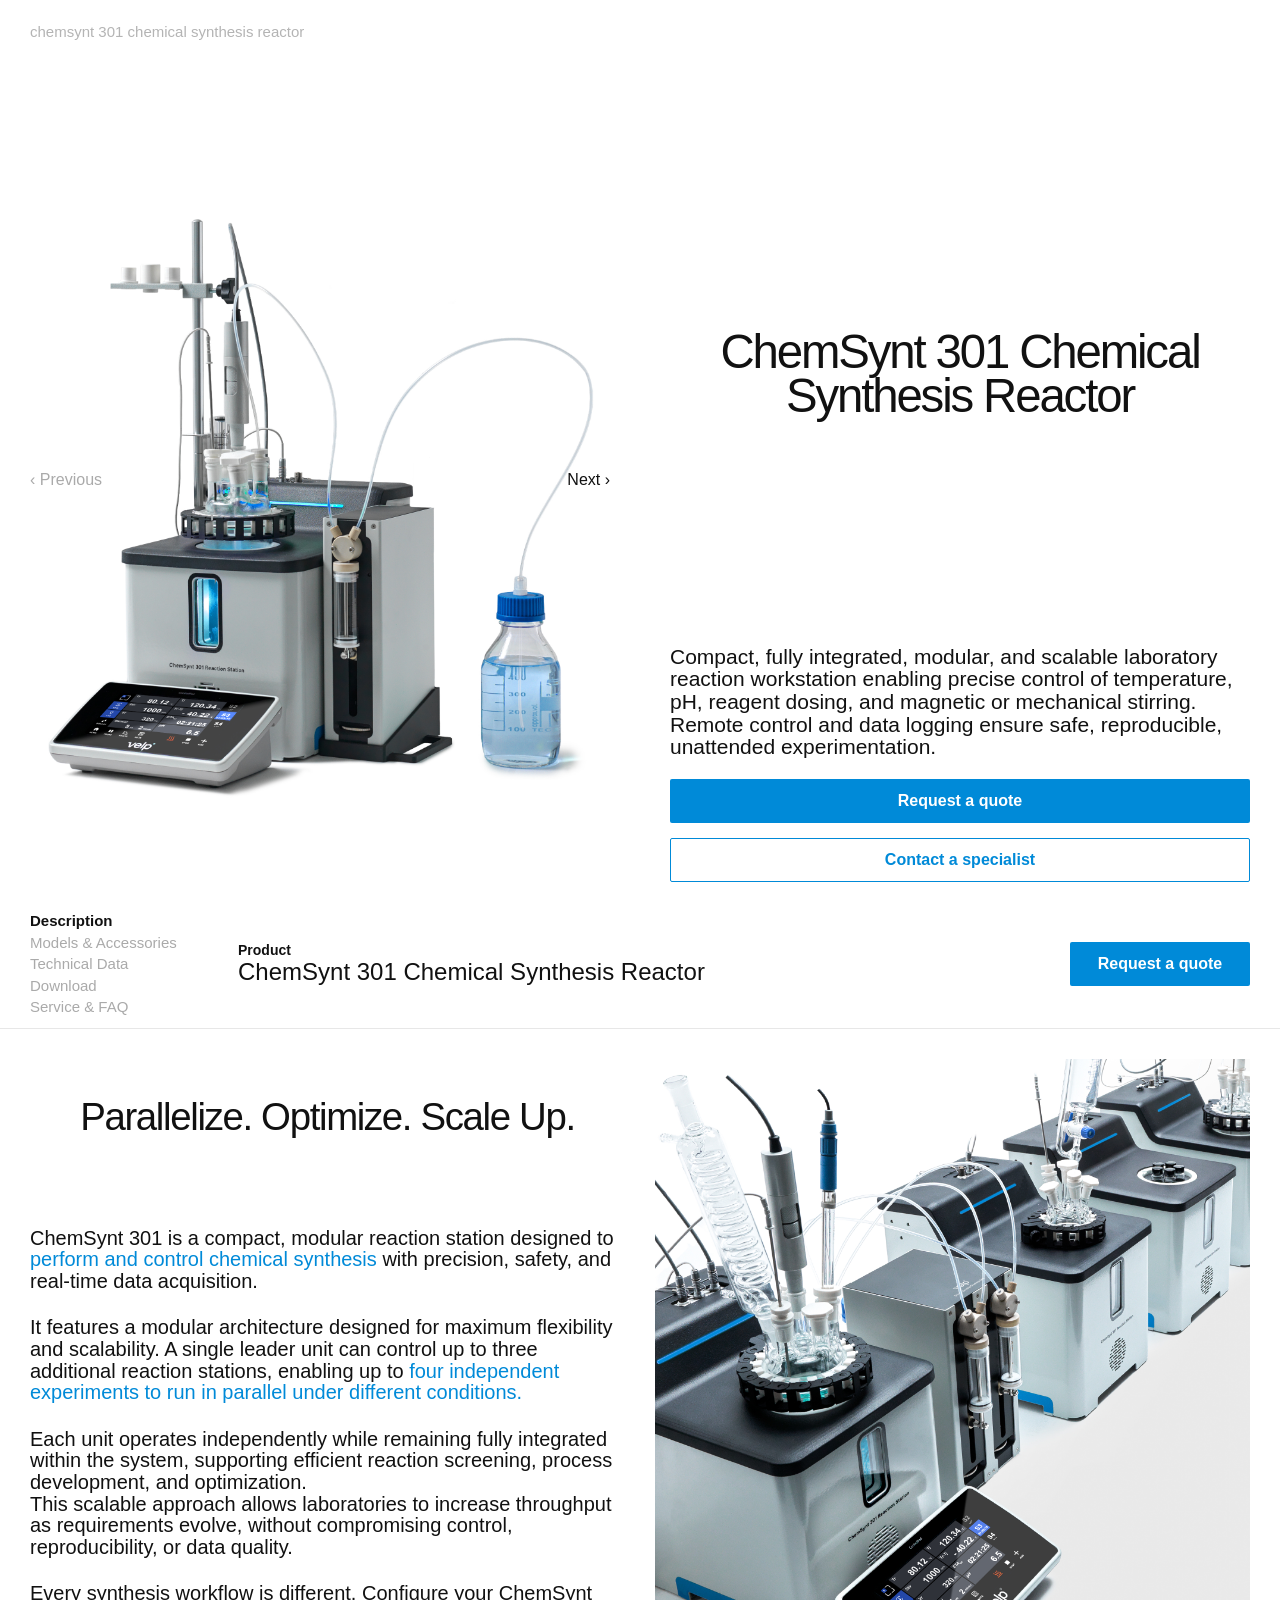
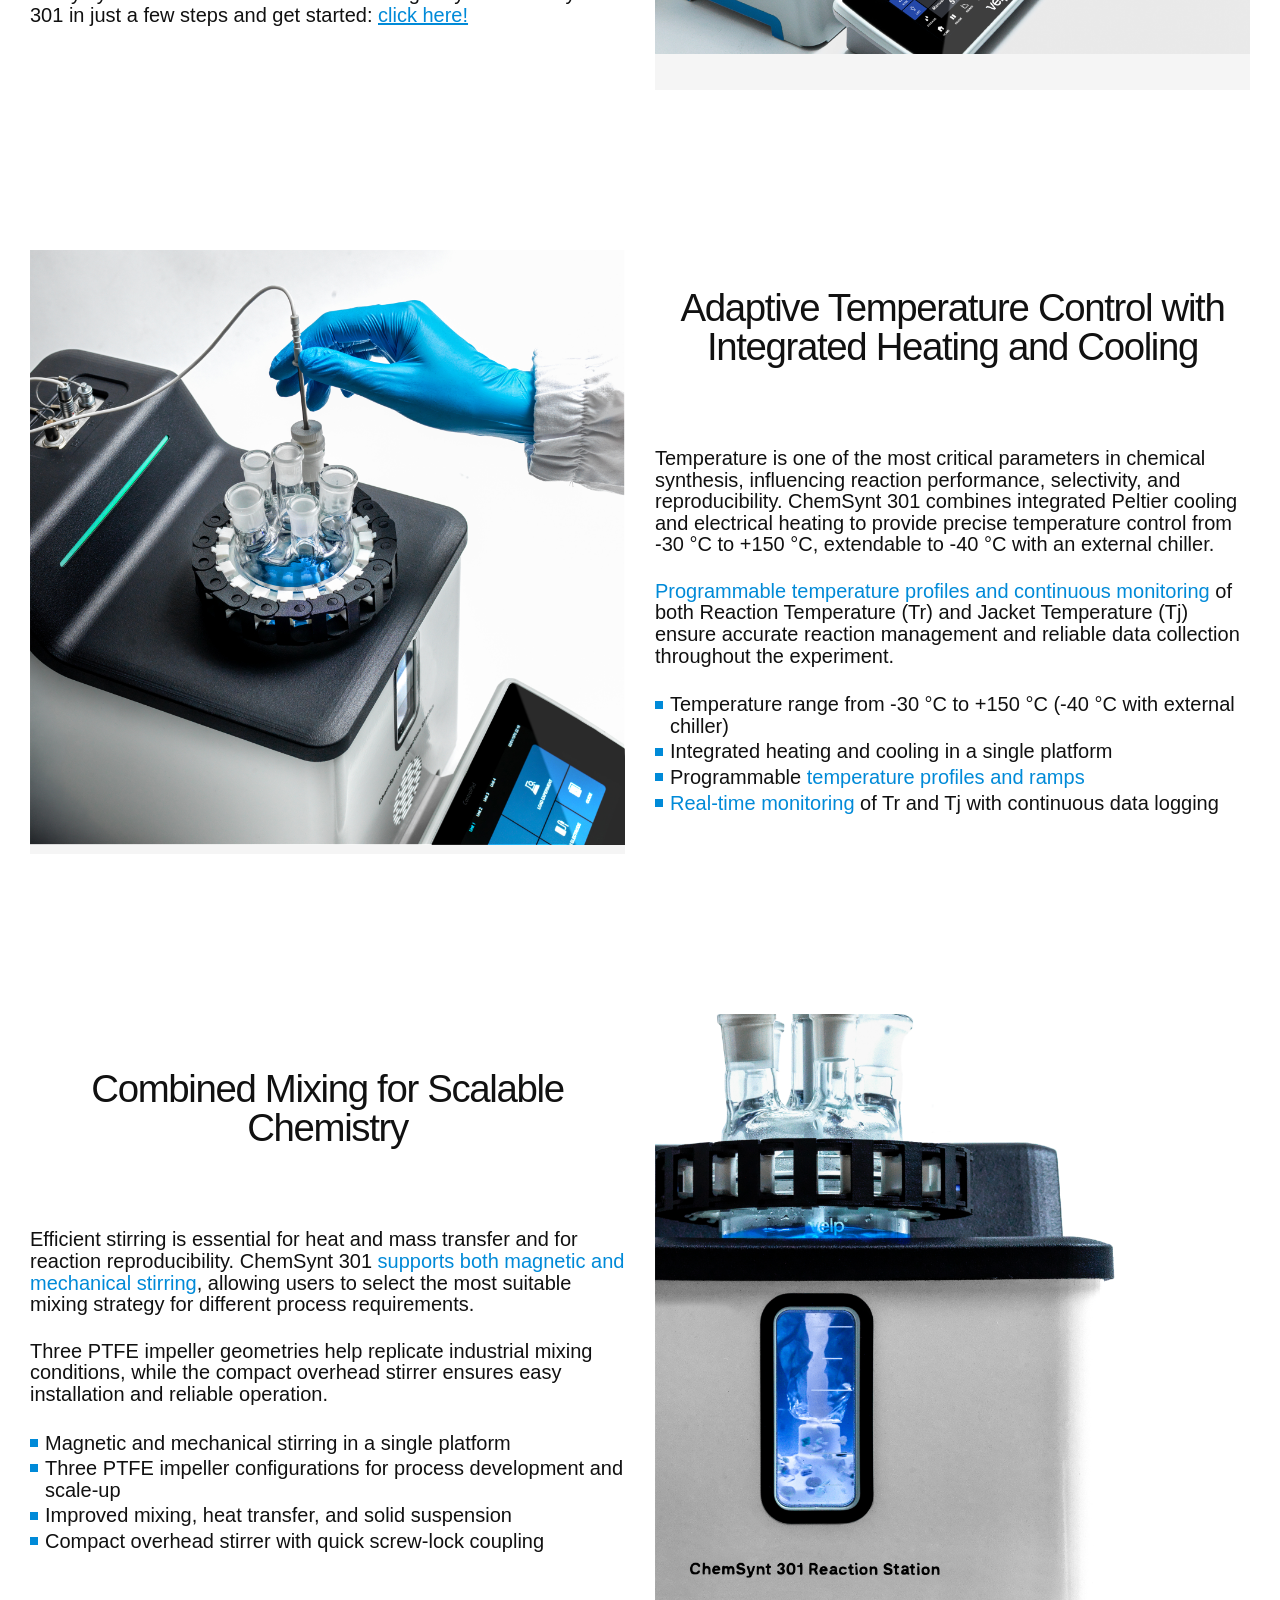
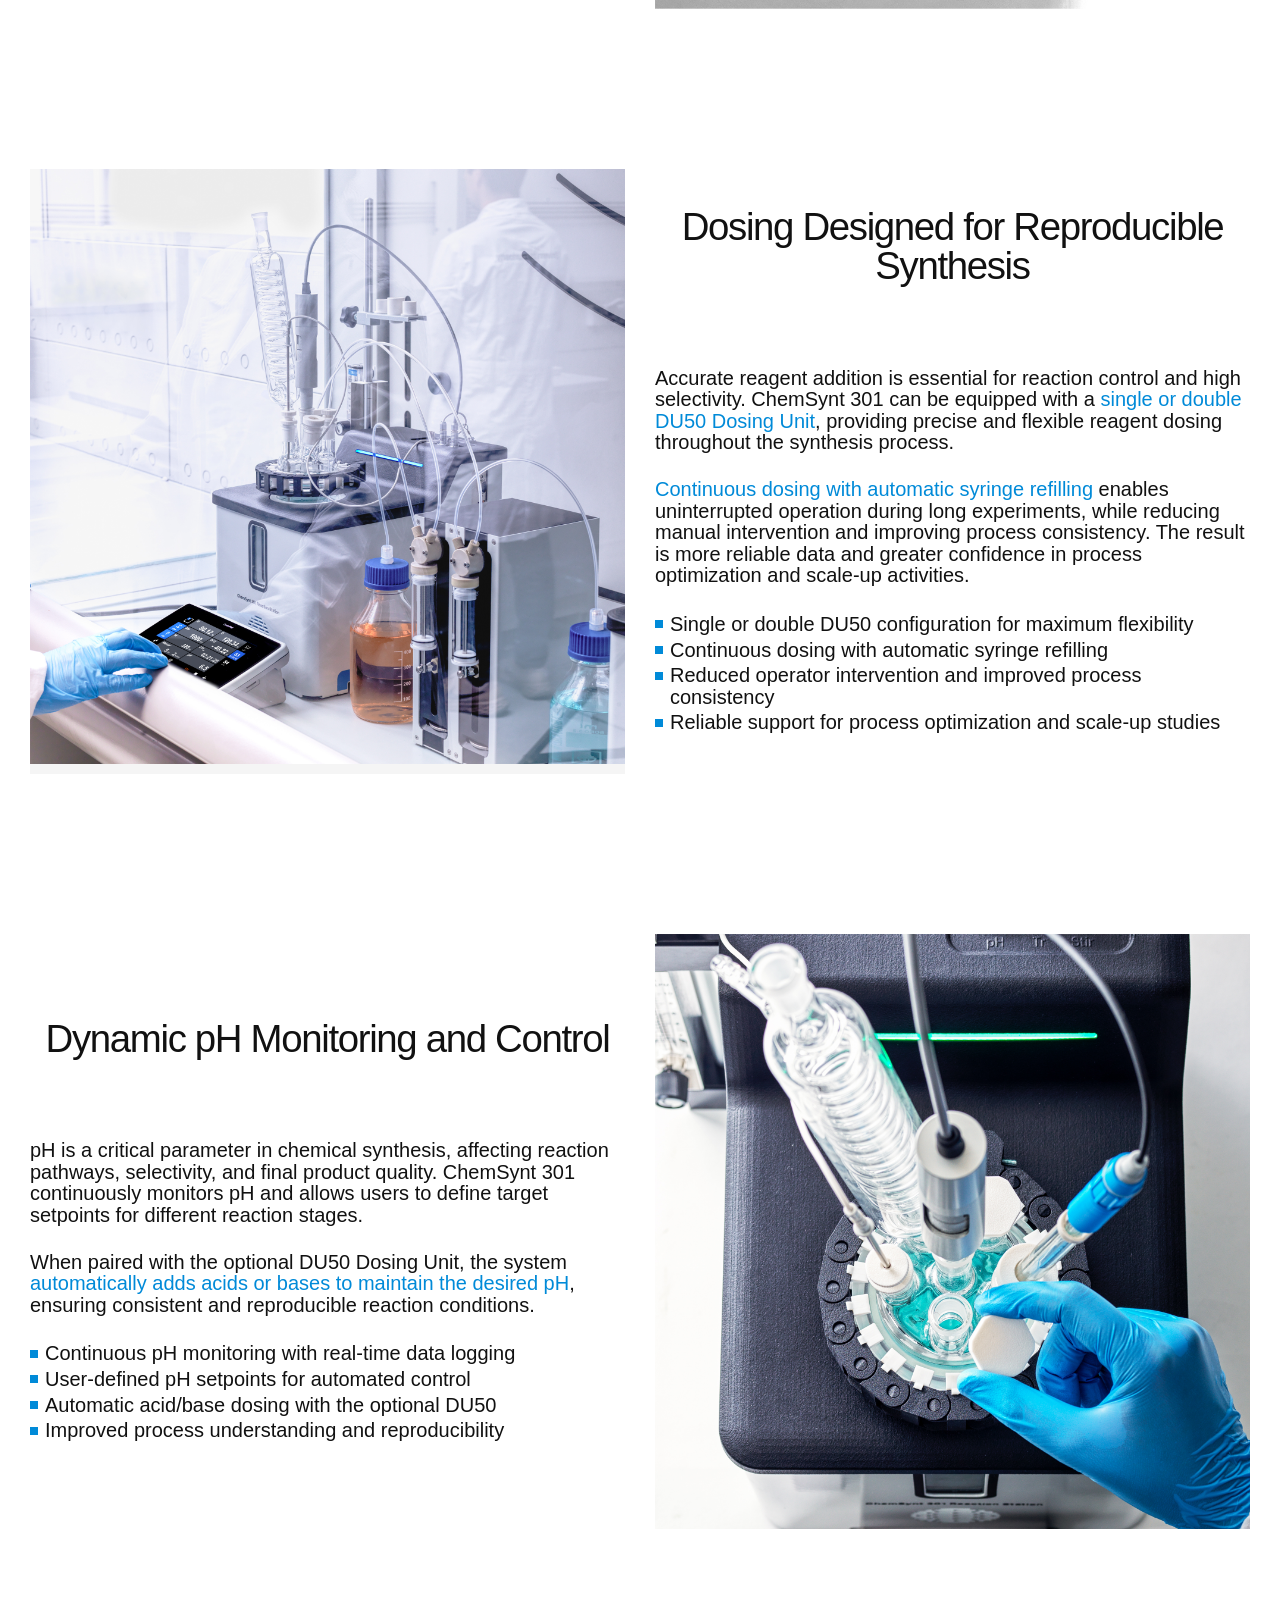
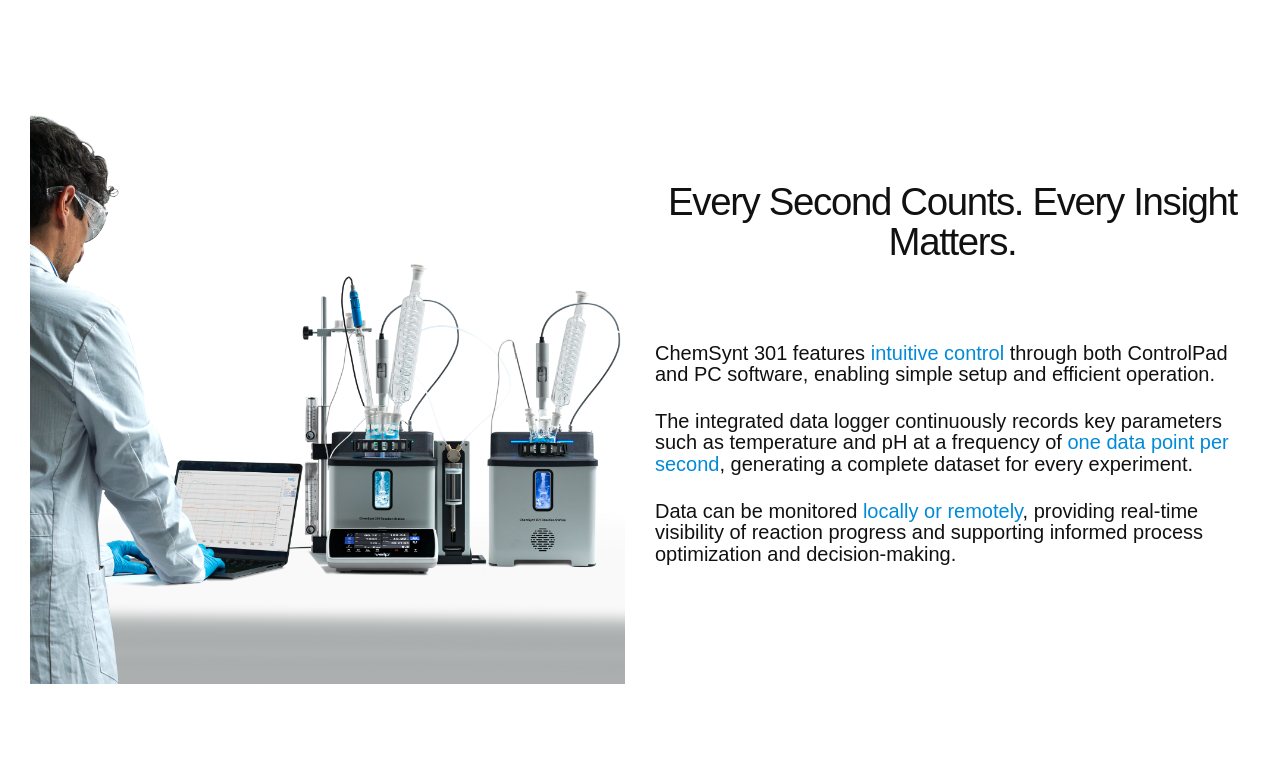
<file: src/bw_syntheses/index.html>
<!doctype html>
<html lang="en">
<head>
  <meta charset="utf-8">
  <meta name="viewport" content="width=device-width, initial-scale=1">
  <meta name="description" content="ChemSynt 301 Chemical Synthesis Reactor by Chemglass.">
  <title>ChemSynt 301 Chemical Synthesis Reactor | Chemglass</title>
  <link rel="stylesheet" href="css/styles.css">
</head>
<body>
  <a class="skip-link" href="#product-tabs">Skip to product information</a>
  <div class="product-trail">chemsynt 301 chemical synthesis reactor</div>

  <main id="top">
    <section class="hero" aria-labelledby="product-title">
      <div class="hero-gallery">
        <div class="gallery-stage" aria-roledescription="carousel" aria-label="ChemSynt 301 product images">
          <button class="gallery-arrow gallery-arrow--prev" type="button" data-gallery-prev aria-label="Previous product image">
            <span aria-hidden="true">‹</span> Previous
          </button>
          <img id="gallery-main" class="gallery-main" src="assets/images/chemsynt-301-reattore-per-sintesi-chimica-1-335253-335265.jpg" alt="ChemSynt 301 Chemical Synthesis Reactor front view">
          <button class="gallery-arrow gallery-arrow--next" type="button" data-gallery-next aria-label="Next product image">
            Next <span aria-hidden="true">›</span>
          </button>
          <p id="gallery-status" class="sr-only" aria-live="polite">Image 1 of 4</p>
        </div>
      </div>

      <div class="hero-copy">
        <h1 id="product-title">ChemSynt 301 Chemical<br>Synthesis Reactor</h1>
        <div class="hero-copy__bottom">
          <p class="hero-lede">Compact, fully integrated, modular, and scalable laboratory reaction workstation enabling precise control of temperature, pH, reagent dosing, and magnetic or mechanical stirring. Remote control and data logging ensure safe, reproducible, unattended experimentation.</p>
          <div class="hero-actions">
            <button class="button button--primary" type="button" data-open-models>Request a quote</button>
            <a class="button button--outline" href="mailto:technical-service@chemglass.com?subject=ChemSynt%20301%20Contact%20a%20Specialist">Contact a specialist</a>
          </div>
        </div>
      </div>
    </section>

    <div id="product-tabs" class="product-tabs-shell">
      <nav class="product-nav" aria-label="Product information">
        <button class="product-nav-mobile" type="button" aria-expanded="false" aria-controls="product-tab-list">
          <span data-mobile-tab-label>Description</span><span class="product-nav-mobile__icon" aria-hidden="true"></span>
        </button>
        <div id="product-tab-list" class="product-nav-tabs" role="tablist" aria-label="Product sections">
          <button id="tab-description" class="product-tab is-active" type="button" role="tab" aria-selected="true" aria-controls="panel-description" data-tab="description">Description</button>
          <button id="tab-models" class="product-tab" type="button" role="tab" aria-selected="false" aria-controls="panel-models" data-tab="models" tabindex="-1">Models &amp; Accessories</button>
          <button id="tab-technical-data" class="product-tab" type="button" role="tab" aria-selected="false" aria-controls="panel-technical-data" data-tab="technical-data" tabindex="-1">Technical Data</button>
          <button id="tab-download" class="product-tab" type="button" role="tab" aria-selected="false" aria-controls="panel-download" data-tab="download" tabindex="-1">Download</button>
          <button id="tab-service" class="product-tab" type="button" role="tab" aria-selected="false" aria-controls="panel-service" data-tab="service" tabindex="-1">Service &amp; FAQ</button>
        </div>
        <div class="product-nav-recap" aria-live="polite">
          <span class="product-nav-recap__label">Product</span>
          <strong data-product-recap>ChemSynt 301 Chemical Synthesis Reactor</strong>
          <span class="product-nav-recap__accessories" data-accessory-recap hidden></span>
        </div>
        <button class="button button--primary product-nav-cta" type="button" data-quote-cta>Request a quote</button>
      </nav>

      <div class="product-panels">
        <section id="panel-description" class="product-panel description-panel" role="tabpanel" aria-labelledby="tab-description" data-panel="description">
          <article class="feature-row feature-row--image-right feature-row--intro">
            <div class="feature-image"><img src="assets/images/chemsynt301-emozionale-alto-335717.jpg" alt="Four ChemSynt 301 stations operating in parallel" loading="lazy"></div>
            <div class="feature-copy">
              <h2>Parallelize. Optimize. Scale Up.</h2>
              <p>ChemSynt 301 is a compact, modular reaction station designed to <strong>perform and control chemical synthesis</strong> with precision, safety, and real-time data acquisition.</p>
              <p>It features a modular architecture designed for maximum flexibility and scalability. A single leader unit can control up to three additional reaction stations, enabling up to <strong>four independent experiments to run in parallel under different conditions.</strong></p>
              <p>Each unit operates independently while remaining fully integrated within the system, supporting efficient reaction screening, process development, and optimization.<br>This scalable approach allows laboratories to increase throughput as requirements evolve, without compromising control, reproducibility, or data quality.</p>
              <p>Every synthesis workflow is different. Configure your ChemSynt 301 in just a few steps and get started: <a href="configurator.html">click here!</a></p>
            </div>
          </article>

          <article class="feature-row feature-row--image-left">
            <div class="feature-image"><img src="assets/images/chemsynt-focus-vetreria-operatore-334542-335172.jpg" alt="Operator using the ChemSynt 301 reactor" loading="lazy"></div>
            <div class="feature-copy">
              <h2>Adaptive Temperature Control with Integrated Heating and Cooling</h2>
              <p>Temperature is one of the most critical parameters in chemical synthesis, influencing reaction performance, selectivity, and reproducibility. ChemSynt 301 combines integrated Peltier cooling and electrical heating to provide precise temperature control from -30 °C to +150 °C, extendable to -40 °C with an external chiller.</p>
              <p><strong>Programmable temperature profiles and continuous monitoring</strong> of both Reaction Temperature (Tr) and Jacket Temperature (Tj) ensure accurate reaction management and reliable data collection throughout the experiment.</p>
              <ul><li>Temperature range from -30 °C to +150 °C (-40 °C with external chiller)</li><li>Integrated heating and cooling in a single platform</li><li>Programmable <strong>temperature profiles and ramps</strong></li><li><strong>Real-time monitoring</strong> of Tr and Tj with continuous data logging</li></ul>
            </div>
          </article>

          <article class="feature-row feature-row--image-right">
            <div class="feature-image"><img src="assets/images/chemsynt301-stirring-334376-335174.jpg" alt="ChemSynt 301 stirring system" loading="lazy"></div>
            <div class="feature-copy">
              <h2>Combined Mixing for Scalable Chemistry</h2>
              <p>Efficient stirring is essential for heat and mass transfer and for reaction reproducibility. ChemSynt 301 <strong>supports both magnetic and mechanical stirring</strong>, allowing users to select the most suitable mixing strategy for different process requirements.</p>
              <p>Three PTFE impeller geometries help replicate industrial mixing conditions, while the compact overhead stirrer ensures easy installation and reliable operation.</p>
              <ul><li>Magnetic and mechanical stirring in a single platform</li><li>Three PTFE impeller configurations for process development and scale-up</li><li>Improved mixing, heat transfer, and solid suspension</li><li>Compact overhead stirrer with quick screw-lock coupling</li></ul>
            </div>
          </article>

          <article class="feature-row feature-row--image-left">
            <div class="feature-image"><img src="assets/images/chemsynt301-dosing-335757.jpg" alt="ChemSynt 301 reagent dosing unit" loading="lazy"></div>
            <div class="feature-copy">
              <h2>Dosing Designed for Reproducible Synthesis</h2>
              <p>Accurate reagent addition is essential for reaction control and high selectivity. ChemSynt 301 can be equipped with a <strong>single or double DU50 Dosing Unit</strong>, providing precise and flexible reagent dosing throughout the synthesis process.</p>
              <p><strong>Continuous dosing with automatic syringe refilling</strong> enables uninterrupted operation during long experiments, while reducing manual intervention and improving process consistency. The result is more reliable data and greater confidence in process optimization and scale-up activities.</p>
              <ul><li>Single or double DU50 configuration for maximum flexibility</li><li>Continuous dosing with automatic syringe refilling</li><li>Reduced operator intervention and improved process consistency</li><li>Reliable support for process optimization and scale-up studies</li></ul>
            </div>
          </article>

          <article class="feature-row feature-row--image-right">
            <div class="feature-image"><img src="assets/images/chemsynt-focus-vetreria-alto-334349-335178.jpg" alt="ChemSynt 301 pH monitoring and control" loading="lazy"></div>
            <div class="feature-copy">
              <h2>Dynamic pH Monitoring and Control</h2>
              <p>pH is a critical parameter in chemical synthesis, affecting reaction pathways, selectivity, and final product quality. ChemSynt 301 continuously monitors pH and allows users to define target setpoints for different reaction stages.</p>
              <p>When paired with the optional DU50 Dosing Unit, the system <strong>automatically adds acids or bases to maintain the desired pH</strong>, ensuring consistent and reproducible reaction conditions.</p>
              <ul><li>Continuous pH monitoring with real-time data logging</li><li>User-defined pH setpoints for automated control</li><li>Automatic acid/base dosing with the optional DU50</li><li>Improved process understanding and reproducibility</li></ul>
            </div>
          </article>

          <article class="feature-row feature-row--image-left">
            <div class="feature-image"><img src="assets/images/software-doubleunit-335737.jpg" alt="ChemSynt 301 ControllerSoft interface" loading="lazy"></div>
            <div class="feature-copy">
              <h2>Every Second Counts. Every Insight Matters.</h2>
              <p>ChemSynt 301 features <strong>intuitive control</strong> through both ControlPad and PC software, enabling simple setup and efficient operation.</p>
              <p>The integrated data logger continuously records key parameters such as temperature and pH at a frequency of <strong>one data point per second</strong>, generating a complete dataset for every experiment.</p>
              <p>Data can be monitored <strong>locally or remotely</strong>, providing real-time visibility of reaction progress and supporting informed process optimization and decision-making.</p>
            </div>
          </article>
        </section>

        <section id="panel-models" class="product-panel models-panel" role="tabpanel" aria-labelledby="tab-models" data-panel="models" hidden>
          <div class="models-loader" data-model-loader hidden><span></span><span class="sr-only">Loading models</span></div>
          <div class="models-error" data-model-error role="alert" hidden>An error has occurred. Please reload the page and try again.</div>
          <div class="models-content" data-model-content>
            <h2>Models</h2>
            <p class="models-intro">Please select the model</p>
            <div id="model-grid" class="model-grid"></div>
            <div id="model-groups" class="model-groups" aria-live="polite"></div>
          </div>

          <section id="model-quote" class="quote-section" hidden aria-labelledby="model-quote-title">
            <h2 id="model-quote-title">Request a quote</h2>
            <p>Send your selected ChemSynt 301 configuration to Chemglass Technical Service.</p>
            <form id="model-quote-form" class="quote-form" novalidate>
              <div class="form-section-title">Contact data</div>
              <div class="form-grid form-grid--thirds">
                <label>Title *<select name="title" required><option value=""></option><option>Mr</option><option>Ms</option></select><span class="field-error">required</span></label>
                <label>Name *<input name="firstName" autocomplete="given-name" required><span class="field-error">required</span></label>
                <label>Last Name *<input name="lastName" autocomplete="family-name" required><span class="field-error">required</span></label>
                <label class="span-half">Email *<input name="email" type="email" autocomplete="email" required><span class="field-error">Enter a valid email address</span></label>
                <label class="span-half">Phone *<input name="phone" type="tel" autocomplete="tel" required><span class="field-error">required</span></label>
              </div>
              <div class="form-section-title">Company data</div>
              <div class="form-grid">
                <label>Company Name *<input name="company" autocomplete="organization" required><span class="field-error">required</span></label>
                <label>Relation with Chemglass *<select name="relation" required><option value=""></option><option value="user">End-user</option><option value="dealer">Dealer</option></select><span class="field-error">required</span></label>
                <label>Address *<input name="address" autocomplete="street-address" required><span class="field-error">required</span></label>
                <label>City *<input name="city" autocomplete="address-level2" required><span class="field-error">required</span></label>
                <label>ZIP code *<input name="zip" autocomplete="postal-code" required><span class="field-error">required</span></label>
                <label>Country *<select name="country" autocomplete="country-name" required data-country-select><option value=""></option></select><span class="field-error">required</span></label>
                <div class="field-label" data-region-field></div>
                <label>Industry *<select name="industry" required data-industry-select><option value=""></option></select><span class="field-error">required</span></label>
                <label>Segment<select name="segment" data-segment-select disabled><option value=""></option></select><span class="field-error">required</span></label>
              </div>
              <div class="form-section-title">Summary</div>
              <div class="form-grid form-grid--one">
                <label>Your selected products *<output id="selected-products" class="selected-products" tabindex="0"></output></label>
                <label>Notes<textarea name="notes" rows="5"></textarea></label>
                <label class="checkbox-field"><input name="privacy" type="checkbox" required><span>I accept the processing of my data for this ChemSynt 301 request. *</span><span class="field-error">It is necessary to accept the privacy terms</span></label>
                <label class="checkbox-field"><input name="marketing" type="checkbox"><span>I agree to receive communications from Chemglass.</span></label>
              </div>
              <button class="button button--primary" type="submit">Send</button>
              <p id="model-form-status" class="form-status" role="status"></p>
              <details id="model-email-fallback" class="email-fallback" hidden><summary>Email application did not open?</summary><p>Copy the request below and email it to <a href="mailto:technical-service@chemglass.com">technical-service@chemglass.com</a>.</p><textarea readonly rows="12"></textarea></details>
            </form>
          </section>
        </section>

        <section id="panel-technical-data" class="product-panel technical-panel" role="tabpanel" aria-labelledby="tab-technical-data" data-panel="technical-data" hidden>
          <h2>TECHNICAL DATA</h2>
          <dl class="technical-grid">
            <div><dt>Temperature Range</dt><dd>-40°C (with chiller) / -30°C to +150°C</dd></div>
            <div><dt>Resolution</dt><dd>0.1 K</dd></div>
            <div><dt>Temperature Control Mode</dt><dd>Jacket temperature control, reaction temperature control</dd></div>
            <div><dt>Cooling</dt><dd>Peltier cells</dd></div>
            <div><dt>Heating</dt><dd>Electrical resistance heating</dd></div>
            <div><dt>Stirring</dt><dd>Magnetic stirring or mechanical stirring (with OHS)</dd></div>
            <div><dt>Stirring Speed</dt><dd>50 rpm to 1000 rpm</dd></div>
            <div><dt>Data Transfer</dt><dd>USB: USB flash drive and/or optional software upgrade<br>Ethernet - LAN</dd></div>
            <div><dt>Software</dt><dd>ERMES Cloud Connectivity<br>ControllerSoft PC Software</dd></div>
            <div><dt>Power Supply</dt><dd>115 V / 60 Hz and 230 V / 50-60 Hz</dd></div>
            <div><dt>Dimensions (W × D × H)</dt><dd>Master Unit: 287 mm × 486 mm × 600 mm<br>Slave Unit: 232 mm × 326 mm × 281 mm</dd></div>
            <div><dt>Weight</dt><dd>Master Unit: 12.33 kg<br>Slave Unit: 10.32 kg</dd></div>
          </dl>
        </section>

        <section id="panel-download" class="product-panel download-panel" role="tabpanel" aria-labelledby="tab-download" data-panel="download" hidden>
          <div class="download-info">
            <h2>Brochures &amp; Leaflets</h2>
            <p>Chemglass invites you to request brochures and leaflets in order to explore our premium quality solutions and to have all the major key arguments, features and specifications of a product in your hands, in any place, and at any time.</p>
          </div>
          <button class="download-item" type="button" data-download-brochure>
            <span>ChemSynt 301 Chemical Synthesis Reactor [EN]</span><strong>Download</strong>
          </button>
        </section>

        <section id="panel-service" class="product-panel service-panel" role="tabpanel" aria-labelledby="tab-service" data-panel="service" hidden>
          <h2><span>Service offering</span></h2>
          <p class="service-abstract">Close to our customers: we are committed to supporting you anytime, anywhere</p>
          <p class="service-discover"><a class="button button--primary" href="mailto:technical-service@chemglass.com?subject=ChemSynt%20301%20Service%20Offering">Discover all our services</a></p>
          <div class="service-grid">
            <a href="mailto:technical-service@chemglass.com?subject=ChemSynt%20301%20Installation"><img src="assets/images/manutenziona-310734.png" alt="" loading="lazy"><span>Installation</span></a>
            <a href="mailto:technical-service@chemglass.com?subject=ChemSynt%20301%20Preventive%20Maintenance"><img src="assets/images/scrittura-310754.png" alt="" loading="lazy"><span>Preventive Maintenance Plans</span></a>
            <a href="mailto:technical-service@chemglass.com?subject=ChemSynt%20301%20Training"><img src="assets/images/meeting-310774.png" alt="" loading="lazy"><span>Training Courses</span></a>
            <a href="mailto:technical-service@chemglass.com?subject=ChemSynt%20301%20Calibration%20and%20Certification"><img src="assets/images/traguardi-310794.png" alt="" loading="lazy"><span>Calibration &amp; Certification</span></a>
            <a href="mailto:technical-service@chemglass.com?subject=ChemSynt%20301%20Warranty"><img src="assets/images/garanzia-310814.png" alt="" loading="lazy"><span>Warranty</span></a>
          </div>
        </section>
      </div>
    </div>
  </main>

  <dialog id="site-dialog" class="site-dialog" aria-labelledby="dialog-title">
    <div class="site-dialog__inner">
      <button class="site-dialog__close" type="button" data-dialog-close aria-label="Close dialog">×</button>
      <img class="site-dialog__image" data-dialog-image alt="" hidden>
      <p class="site-dialog__kicker" data-dialog-kicker></p>
      <h2 id="dialog-title" data-dialog-title></h2>
      <div class="site-dialog__body" data-dialog-body></div>
      <div class="site-dialog__actions" data-dialog-actions></div>
    </div>
  </dialog>

  <script src="js/product-data.js"></script>
  <script src="js/app.js"></script>
</body>
</html>
</file>
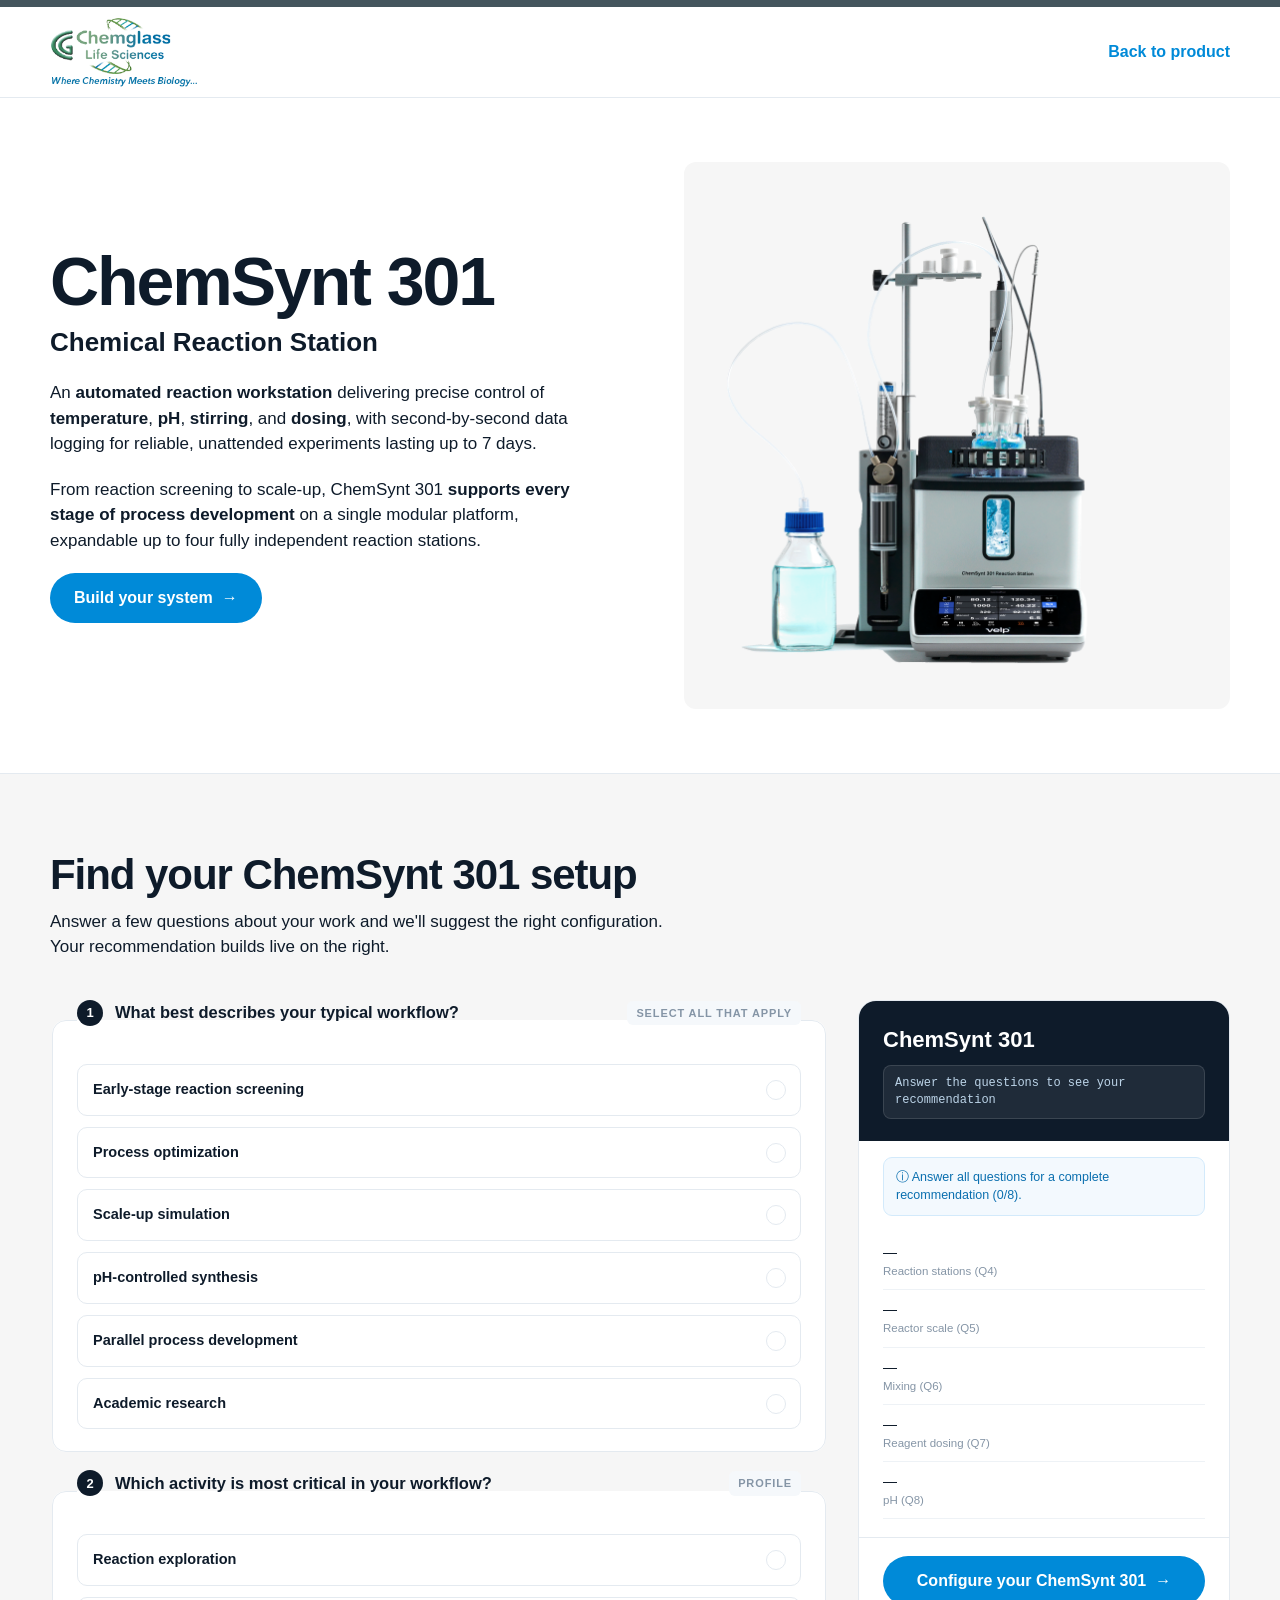
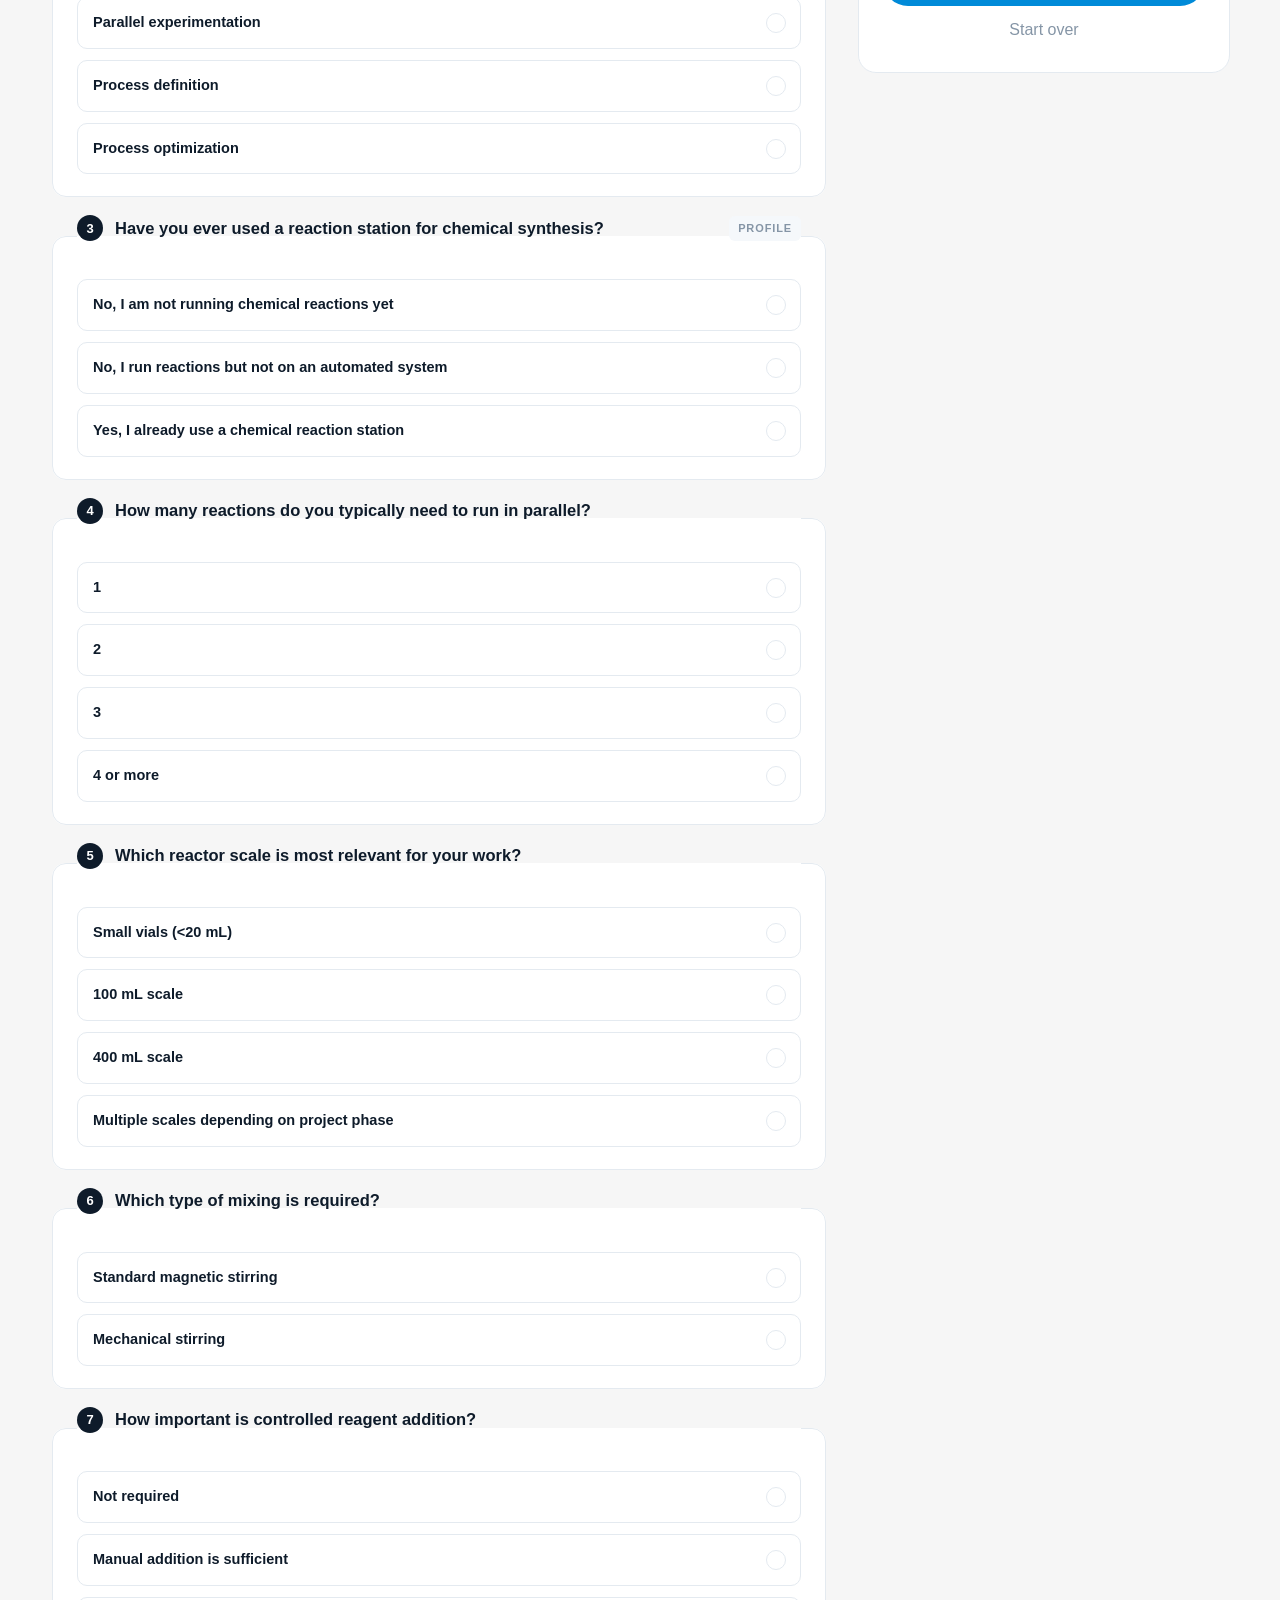
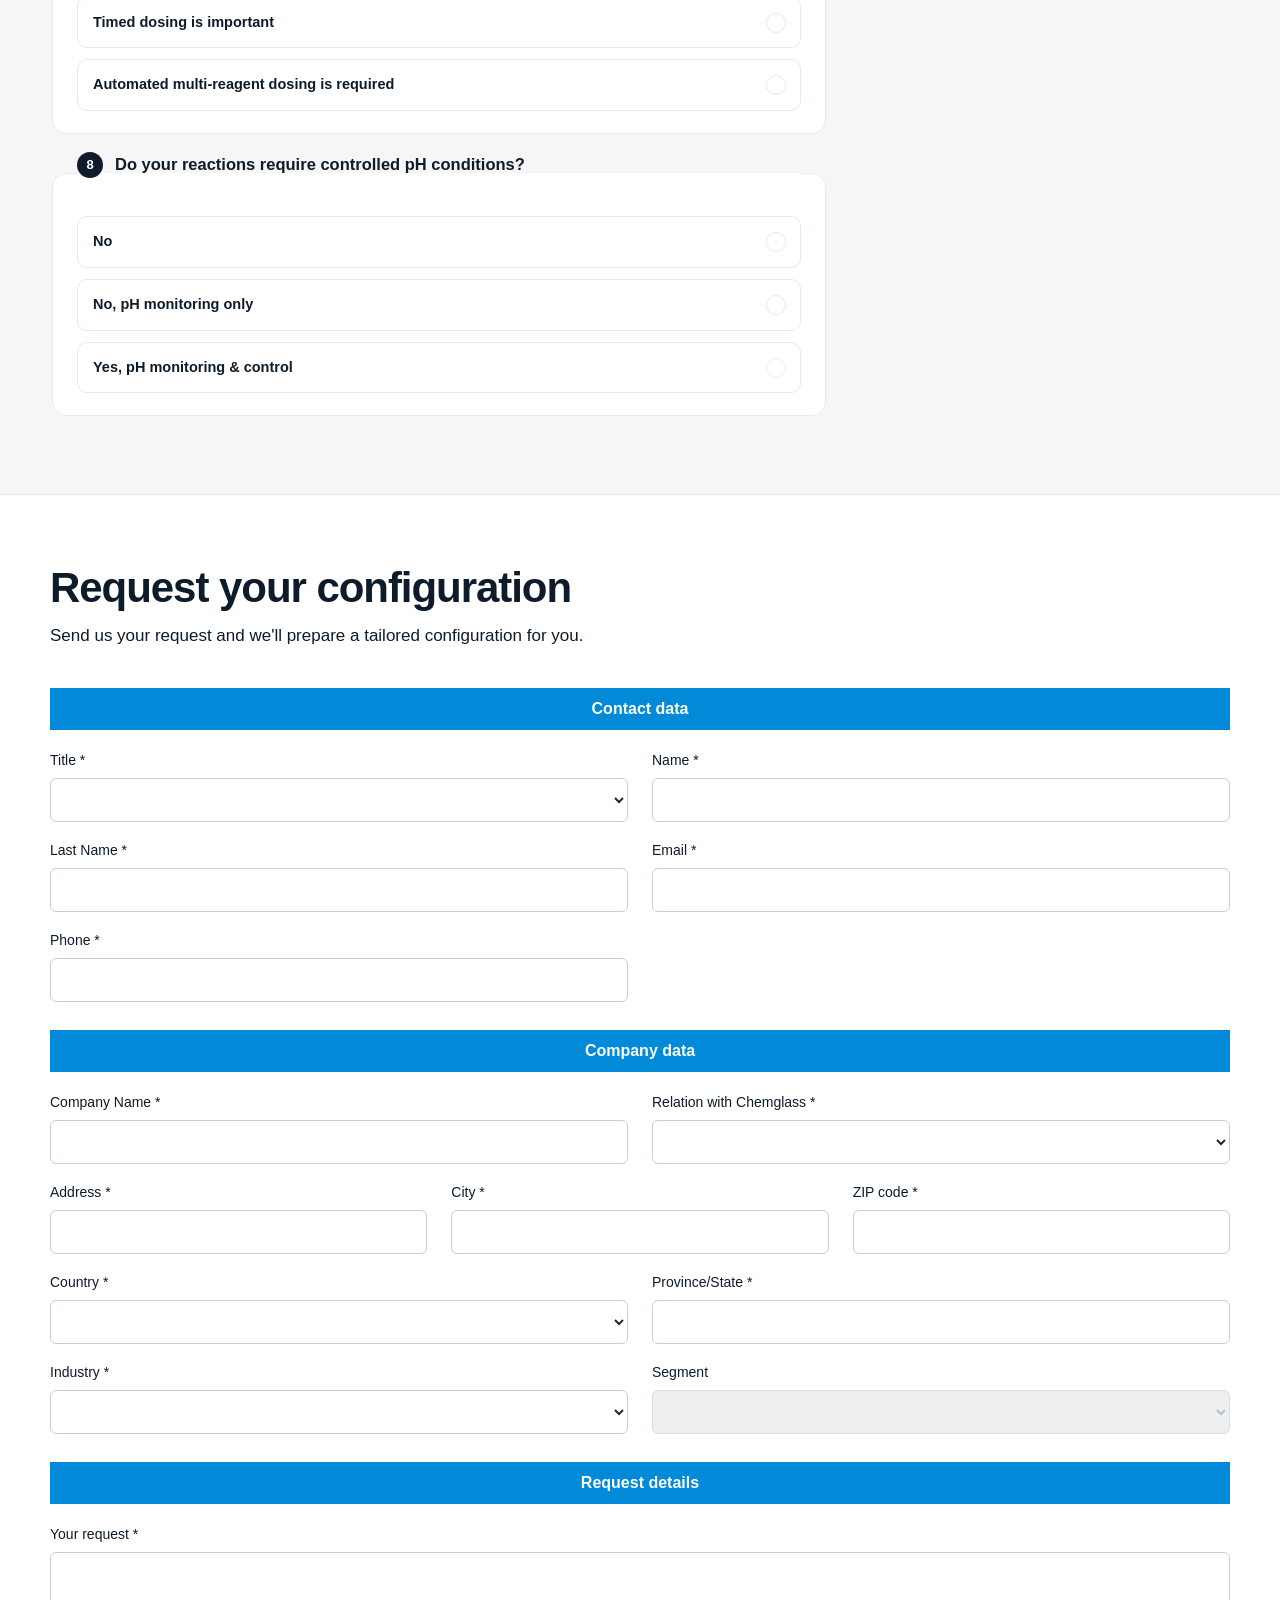
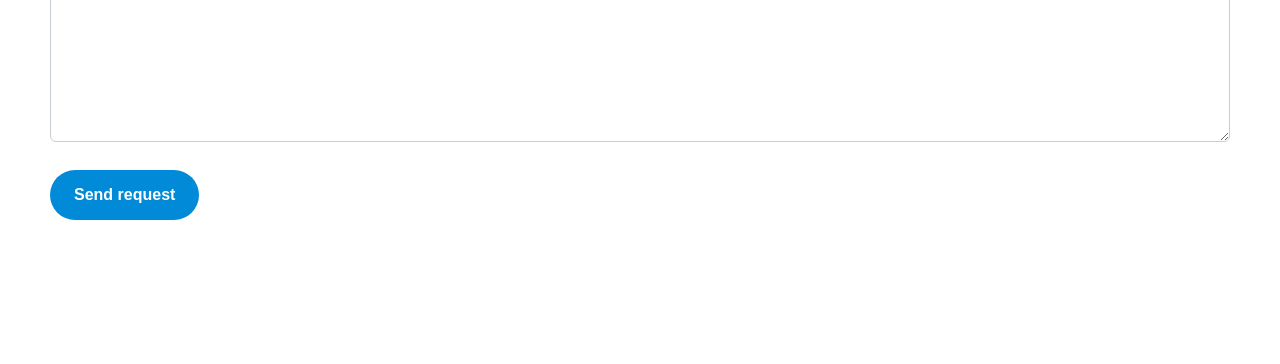
<file: src/bw_syntheses/configurator.html>
<!doctype html>
<html lang="en">
<head>
  <meta charset="utf-8">
  <meta name="viewport" content="width=device-width, initial-scale=1">
  <meta name="description" content="Configure a ChemSynt 301 chemical reaction station for your synthesis workflow.">
  <title>ChemSynt 301 Configurator | Chemglass</title>
  <link rel="stylesheet" href="css/configurator.css">
</head>
<body>
  <header class="config-header">
    <a class="config-brand" href="index.html" aria-label="Return to the ChemSynt 301 product page"><img src="assets/images/chemglass-logo.png" alt="Chemglass"></a>
    <a href="index.html#description">Back to product</a>
  </header>

  <main>
    <section class="config-hero">
      <div class="config-wrap config-hero__grid">
        <div>
          <h1>ChemSynt 301</h1>
          <h2>Chemical Reaction Station</h2>
          <p>An <strong>automated reaction workstation</strong> delivering precise control of <strong>temperature</strong>, <strong>pH</strong>, <strong>stirring</strong>, and <strong>dosing</strong>, with second-by-second data logging for reliable, unattended experiments lasting up to 7 days.</p>
          <p>From reaction screening to scale-up, ChemSynt 301 <strong>supports every stage of process development</strong> on a single modular platform, expandable up to four fully independent reaction stations.</p>
          <a class="config-button" href="#configurator">Build your system <span aria-hidden="true">→</span></a>
        </div>
        <div class="config-hero__image"><img src="assets/images/chemsynt-dosingunit-sx-configutaror-2-335477.png" alt="ChemSynt 301 with dosing unit"></div>
      </div>
    </section>

    <section id="configurator" class="advisor-section">
      <div class="config-wrap">
        <div class="section-head">
          <h2>Find your ChemSynt 301 setup</h2>
          <p>Answer a few questions about your work and we'll suggest the right configuration. Your recommendation builds live on the right.</p>
        </div>
        <div class="advisor-grid">
          <div id="quiz" class="quiz"></div>
          <aside class="summary" aria-live="polite">
            <div class="summary__head"><h2>ChemSynt 301</h2><p id="config-code">Answer the questions to see your recommendation</p></div>
            <div id="recommendation-notes" class="recommendation-notes"></div>
            <div id="recommendation-rows" class="recommendation-rows"></div>
            <div class="summary__footer">
              <button id="configure" class="config-button" type="button">Configure your ChemSynt 301 <span aria-hidden="true">→</span></button>
              <button id="reset-advisor" class="reset-button" type="button">Start over</button>
            </div>
          </aside>
        </div>
      </div>
    </section>

    <section id="request" class="request-section">
      <div class="config-wrap">
        <div class="section-head"><h2>Request your configuration</h2><p>Send us your request and we'll prepare a tailored configuration for you.</p></div>
        <form id="config-request-form" class="config-form" novalidate>
          <input id="request-code" name="configurationCode" type="hidden">
          <div class="form-bar">Contact data</div>
          <div class="form-grid form-grid--thirds">
            <label>Title *<select name="title" required><option value=""></option><option>Mr.</option><option>Ms.</option><option>Dr.</option><option>Prof.</option></select><span class="field-error">required</span></label>
            <label>Name *<input name="firstName" autocomplete="given-name" required><span class="field-error">required</span></label>
            <label>Last Name *<input name="lastName" autocomplete="family-name" required><span class="field-error">required</span></label>
            <label class="span-half">Email *<input name="email" type="email" autocomplete="email" required><span class="field-error">Enter a valid email address</span></label>
            <label class="span-half">Phone *<input name="phone" type="tel" autocomplete="tel" required><span class="field-error">required</span></label>
          </div>
          <div class="form-bar">Company data</div>
          <div class="form-grid">
            <label>Company Name *<input name="company" autocomplete="organization" required><span class="field-error">required</span></label>
            <label>Relation with Chemglass *<select name="relation" required><option value=""></option><option>End-user</option><option>Dealer</option></select><span class="field-error">required</span></label>
            <label class="span-third">Address *<input name="address" autocomplete="street-address" required><span class="field-error">required</span></label>
            <label class="span-third">City *<input name="city" autocomplete="address-level2" required><span class="field-error">required</span></label>
            <label class="span-third">ZIP code *<input name="zip" autocomplete="postal-code" required><span class="field-error">required</span></label>
            <label>Country *<select name="country" autocomplete="country-name" required data-country-select><option value=""></option></select><span class="field-error">required</span></label>
            <label>Province/State *<input name="state" autocomplete="address-level1" required><span class="field-error">required</span></label>
            <label>Industry *<select name="industry" required data-industry-select><option value=""></option></select><span class="field-error">required</span></label>
            <label>Segment<select name="segment" disabled data-segment-select><option value=""></option></select><span class="field-error">required</span></label>
          </div>
          <div class="form-bar">Request details</div>
          <label>Your request *<textarea id="request-message" name="message" rows="8" required></textarea><span class="field-error">required</span></label>
          <button class="config-button" type="submit">Send request</button>
          <p id="request-status" class="request-status" role="status"></p>
          <details id="config-email-fallback" class="email-fallback" hidden><summary>Email application did not open?</summary><p>Copy the request below and email it to <a href="mailto:technical-service@chemglass.com">technical-service@chemglass.com</a>.</p><textarea readonly rows="14"></textarea></details>
        </form>
      </div>
    </section>
  </main>

  <script src="js/product-data.js"></script>
  <script src="js/configurator.js"></script>
</body>
</html>
</file>
<file: src/bw_syntheses/css/styles.css>
:root {
  --blue: #008ad8;
  --blue-dark: #006eae;
  --ink: #111;
  --muted: #939498;
  --line: #d7d7d7;
  --soft: #f6f6f6;
  --white: #fff;
  --nav-height: 125px;
}

* { box-sizing: border-box; }
html { scroll-behavior: smooth; }
body {
  margin: 0;
  background: var(--white);
  color: var(--ink);
  font-family: "Helvetica Neue", Arial, sans-serif;
  line-height: 1.2;
  -webkit-font-smoothing: antialiased;
}
body.is-menu-open { overflow: hidden; }
img { display: block; max-width: 100%; }
button, input, select, textarea { font: inherit; }
a { color: inherit; }
[hidden] { display: none !important; }

.sr-only {
  position: absolute !important;
  width: 1px !important;
  height: 1px !important;
  padding: 0 !important;
  margin: -1px !important;
  overflow: hidden !important;
  clip: rect(0, 0, 0, 0) !important;
  white-space: nowrap !important;
  border: 0 !important;
}
.skip-link {
  position: fixed;
  top: 8px;
  left: 8px;
  z-index: 1000;
  padding: 10px 14px;
  color: #fff;
  background: #000;
  transform: translateY(-160%);
}
.skip-link:focus { transform: none; }
:focus-visible { outline: 3px solid #ffbf47; outline-offset: 3px; }

.product-trail {
  height: 60px;
  padding: 23px 30px 0;
  color: #b4b4b4;
  font-size: 15px;
  text-transform: lowercase;
}

.hero {
  display: grid;
  grid-template-columns: 1fr 1fr;
  width: 100%;
  background: #fff;
}
.hero-gallery { min-width: 0; background: #fff; }
.gallery-stage {
  position: relative;
  display: grid;
  place-items: center;
  width: 100%;
  height: calc(100vh - 60px);
  min-height: 720px;
  max-height: 940px;
  overflow: hidden;
  touch-action: pan-y;
}
.gallery-main {
  width: 100%;
  height: 100%;
  object-fit: contain;
  user-select: none;
  -webkit-user-drag: none;
}
.gallery-arrow {
  position: absolute;
  z-index: 2;
  top: 50%;
  border: 0;
  padding: 12px 0;
  color: #111;
  background: transparent;
  font-size: 16px;
  cursor: pointer;
  transform: translateY(-50%);
}
.gallery-arrow--prev { left: 30px; }
.gallery-arrow--next { right: 30px; }
.gallery-arrow:disabled { color: #aaa; cursor: default; }
.gallery-arrow:not(:disabled):hover { color: var(--blue); }

.hero-copy {
  display: grid;
  grid-template-rows: 1fr auto;
  height: calc(100vh - 60px);
  min-height: 720px;
  max-height: 940px;
  padding: 42px 30px 18px;
}
.hero-copy h1 {
  align-self: center;
  margin: 0;
  color: #111;
  font-size: clamp(42px, 3.7vw, 54px);
  font-weight: 400;
  line-height: .92;
  letter-spacing: -.045em;
  text-align: center;
}
.hero-copy__bottom { width: 100%; max-width: 660px; margin: 0 auto; }
.hero-lede {
  margin: 0 0 20px;
  font-size: 21px;
  line-height: 1.08;
}
.hero-actions { display: grid; gap: 15px; }
.button {
  display: inline-flex;
  min-height: 44px;
  align-items: center;
  justify-content: center;
  border: 1px solid transparent;
  border-radius: 2px;
  padding: 10px 20px;
  font-weight: 600;
  line-height: 1.2;
  text-decoration: none;
  cursor: pointer;
}
.button--primary { color: #fff; background: var(--blue); }
.button--primary:hover { background: var(--blue-dark); }
.button--outline { border-color: var(--blue); color: var(--blue); background: #fff; }
.button--outline:hover { color: #fff; background: var(--blue); }

.product-nav {
  position: sticky;
  top: 0;
  z-index: 40;
  display: grid;
  min-height: var(--nav-height);
  grid-template-columns: 190px minmax(0, 1fr) 180px;
  gap: 18px;
  align-items: center;
  border-bottom: 1px solid #e7e7e7;
  padding: 10px 30px;
  background: #fff;
}
.product-nav-mobile { display: none; }
.product-nav-tabs { display: flex; flex-direction: column; align-items: flex-start; }
.product-tab {
  border: 0;
  padding: 1px 0;
  color: #aaa;
  background: transparent;
  font-size: 15px;
  line-height: 1.3;
  text-align: left;
  cursor: pointer;
}
.product-tab.is-active { color: #111; font-weight: 700; }
.product-tab:hover { color: #111; }
.product-nav-recap { display: flex; min-width: 0; flex-direction: column; }
.product-nav-recap__label { font-size: 14px; font-weight: 700; }
.product-nav-recap strong {
  overflow: hidden;
  color: #111;
  font-size: 24px;
  font-weight: 400;
  line-height: 1.08;
  text-overflow: ellipsis;
  white-space: nowrap;
}
.product-nav-recap__accessories { margin-top: 2px; color: var(--muted); font-size: 13px; }
.product-nav-cta { width: 100%; }

.product-panel { min-height: calc(100vh - var(--nav-height)); }
.feature-row {
  display: grid;
  grid-template-columns: 1fr 1fr;
  gap: 30px;
  align-items: stretch;
  padding: 80px 30px;
  background: #fff;
}
.feature-row--intro { padding-top: 30px; }
.feature-row--image-right .feature-image { grid-column: 2; grid-row: 1; }
.feature-row--image-right .feature-copy { grid-column: 1; grid-row: 1; }
.feature-image { min-width: 0; overflow: hidden; background: #f5f5f5; }
.feature-image img { width: 100%; aspect-ratio: 1; object-fit: cover; }
.feature-copy {
  display: flex;
  flex-direction: column;
  justify-content: center;
  padding: 38px 0;
  font-size: 20px;
  line-height: 1.08;
}
.feature-copy h2 {
  margin: 0 0 82px;
  color: #111;
  font-size: clamp(32px, 3vw, 39px);
  font-weight: 400;
  line-height: 1.02;
  letter-spacing: -.035em;
  text-align: center;
}
.feature-row--intro .feature-copy h2 { margin-bottom: 92px; }
.feature-copy p { margin: 0 0 25px; }
.feature-copy a, .feature-copy strong { color: var(--blue); font-weight: 400; }
.feature-copy a { text-decoration: underline; }
.feature-copy ul { margin: 0; padding: 0; list-style: none; }
.feature-copy li { position: relative; padding: 2px 0 2px 15px; }
.feature-copy li::before {
  position: absolute;
  top: .42em;
  left: 0;
  width: 8px;
  height: 8px;
  background: var(--blue);
  content: "";
}

.models-panel { padding: 60px 30px 100px; }
.models-content > h2, .technical-panel > h2 {
  margin: 0 0 12px;
  color: var(--blue);
  font-size: 25px;
  font-weight: 400;
}
.models-intro { margin: 0 0 12px; font-size: 24px; }
.models-loader { min-height: 280px; place-items: center; }
.models-loader:not([hidden]) { display: grid; }
.models-loader span:not(.sr-only) {
  width: 42px;
  height: 42px;
  border: 4px solid #dcecf5;
  border-top-color: var(--blue);
  border-radius: 50%;
  animation: spin .8s linear infinite;
}
.models-error { padding: 40px; color: #9b1c1c; background: #fff1f1; text-align: center; }
@keyframes spin { to { transform: rotate(360deg); } }
.model-grid {
  display: grid;
  grid-template-columns: repeat(4, minmax(0, 1fr));
  gap: 15px;
  align-items: start;
}
.model-card { min-width: 0; border: 1px solid transparent; background: #fff; }
.model-card.is-selected { border-color: var(--blue); }
.model-select {
  display: block;
  width: 100%;
  border: 0;
  padding: 0;
  color: #111;
  background: #fff;
  text-align: left;
  cursor: pointer;
}
.model-card__image { overflow: hidden; aspect-ratio: 1; padding: 15px; background: var(--soft); }
.model-card__image img { width: 100%; height: 100%; object-fit: contain; mix-blend-mode: multiply; }
.model-card__info { min-height: 92px; padding: 18px 0 8px; }
.model-card h3 { margin: 0 0 7px; font-size: 17px; font-weight: 500; line-height: 1.2; }
.model-card__code { margin: 0; color: #aaa; font-size: 16px; font-weight: 500; }
.model-details-button, .discover-button {
  min-height: 44px;
  border: 1px solid var(--blue);
  border-radius: 2px;
  padding: 8px 36px;
  color: var(--blue);
  background: #fff;
  cursor: pointer;
}
.model-details-button:hover, .discover-button:hover { color: #fff; background: var(--blue); }
.model-details-panel {
  position: relative;
  grid-column: 1 / -1;
  margin: 10px 0 20px;
  border-top: 1px solid var(--line);
  border-bottom: 1px solid var(--line);
  padding: 28px 55px 28px 20px;
  font-size: 18px;
  line-height: 1.55;
}
.model-details-panel h3 { margin: 0 0 8px; font-size: 20px; }
.model-details-panel ul { margin: 0; padding-left: 20px; }
.model-details-close {
  position: absolute;
  top: 18px;
  right: 18px;
  width: 36px;
  height: 36px;
  border: 0;
  border-radius: 50%;
  color: var(--blue);
  background: #fff;
  font-size: 28px;
  line-height: 1;
  cursor: pointer;
}
.model-groups { margin-top: 40px; }
.accessory-group {
  margin: 0 -30px 50px;
  border-top: 1px solid var(--line);
  padding: 40px 30px 0;
  background: #fafafa;
}
.accessory-group h3 { margin: 0 0 12px; font-size: 26px; font-weight: 400; }
.accessory-group__abstract { margin: 0 0 28px; color: var(--muted); font-size: 18px; }
.accessory-group__grid {
  display: grid;
  grid-template-columns: repeat(5, minmax(0, 1fr));
  gap: 28px 18px;
}
.accessory-card { display: flex; min-width: 0; flex-direction: column; background: #fff; }
.accessory-select {
  position: relative;
  width: 100%;
  border: 1px solid transparent;
  padding: 12px;
  aspect-ratio: 1;
  overflow: hidden;
  background: #f2f2f2;
}
.accessory-select[disabled] { cursor: default; }
.accessory-select:not([disabled]) { cursor: pointer; }
.accessory-select img { width: 100%; height: 100%; object-fit: contain; mix-blend-mode: multiply; }
.accessory-select:not([disabled]):hover::after {
  position: absolute;
  inset: 0;
  display: grid;
  place-items: center;
  color: #fff;
  background: rgb(0 138 216 / 76%);
  font-weight: 700;
  content: "Select";
}
.accessory-card.is-selected .accessory-select { border-color: var(--blue); }
.accessory-card.is-selected .accessory-select::after {
  position: absolute;
  top: 12px;
  right: 12px;
  display: grid;
  width: 34px;
  height: 34px;
  place-items: center;
  border-radius: 50%;
  color: #fff;
  background: var(--blue);
  font-size: 20px;
  content: "✓";
}
.accessory-card__info { flex: 1; padding: 12px 5px 8px; }
.accessory-card h4 { margin: 0 0 9px; font-size: 17px; font-weight: 500; line-height: 1.2; }
.accessory-card__code { color: var(--muted); font-size: 15px; }
.discover-button { width: max-content; max-width: 100%; margin: 8px 5px 5px; padding-inline: 14px; }

.quote-section { margin: 70px -30px -100px; border-top: 1px solid var(--line); padding: 65px 30px 90px; }
.quote-section > h2 { margin: 0 0 10px; font-size: 34px; font-weight: 400; }
.quote-section > p { margin: 0 0 35px; color: var(--muted); font-size: 18px; }
.quote-form { max-width: 1180px; }
.form-section-title {
  margin: 30px 0 20px;
  padding: 9px 12px;
  color: #fff;
  background: var(--blue);
  font-weight: 700;
  text-align: center;
}
.form-section-title:first-child { margin-top: 0; }
.form-grid { display: grid; grid-template-columns: 1fr 1fr; gap: 18px 24px; }
.form-grid--thirds { grid-template-columns: repeat(3, 1fr); }
.form-grid--one { grid-template-columns: 1fr; }
.form-grid .span-half { grid-column: span 1; }
.quote-form label, .field-label { display: flex; min-width: 0; flex-direction: column; gap: 7px; font-size: 14px; }
.quote-form input:not([type="checkbox"]), .quote-form select, .quote-form textarea {
  width: 100%;
  min-height: 44px;
  border: 1px solid #c9ced3;
  border-radius: 4px;
  padding: 10px 12px;
  color: #1f2a33;
  background: #fff;
}
.quote-form textarea { resize: vertical; }
.quote-form select:disabled { color: #9aa3ab; background: #e6e8ea; cursor: not-allowed; }
.quote-form input:focus, .quote-form select:focus, .quote-form textarea:focus {
  border-color: var(--blue);
  outline: 0;
  box-shadow: 0 0 0 2px rgb(0 138 216 / 18%);
}
.field-error { display: none; color: #b42318; font-size: 13px; }
.quote-form.was-validated :invalid:not(fieldset) { border-color: #b42318; }
.quote-form.was-validated :invalid + .field-error,
.quote-form.was-validated label:has(> input[type="checkbox"]:invalid) .field-error { display: block; }
.checkbox-field { display: grid !important; grid-template-columns: 22px 1fr; align-items: start; }
.checkbox-field input { width: 18px; height: 18px; margin: 0; }
.checkbox-field .field-error { grid-column: 2; }
.selected-products {
  min-height: 86px;
  border: 1px solid #c9ced3;
  border-radius: 4px;
  padding: 12px;
  background: #f8fafb;
  line-height: 1.45;
}
.quote-form > .button { min-width: 250px; margin-top: 28px; }
.form-status { min-height: 20px; color: var(--blue-dark); }
.email-fallback { max-width: 760px; margin-top: 20px; }
.email-fallback summary { color: var(--blue); cursor: pointer; }
.email-fallback textarea { width: 100%; margin-top: 10px; }

.technical-panel { padding: 65px 30px 100px; }
.technical-grid {
  display: grid;
  grid-template-columns: 1fr 1fr;
  gap: 0 50px;
  margin: 20px 0 0;
}
.technical-grid > div { display: grid; grid-template-columns: 1fr 1fr; align-items: center; border-bottom: 1px solid var(--line); }
.technical-grid dt, .technical-grid dd { margin: 0; padding: 13px 10px 13px 0; font-size: 17px; line-height: 1.3; }
.technical-grid dt { color: var(--muted); font-weight: 500; }

.download-panel { display: grid; grid-template-columns: 1fr 1fr; gap: 80px; padding: 85px 30px 110px; }
.download-info h2 { margin: 0 0 30px; font-size: 34px; font-weight: 400; }
.download-info p { max-width: 620px; color: var(--muted); font-size: 18px; line-height: 1.45; }
.download-item {
  display: flex;
  align-self: start;
  justify-content: space-between;
  gap: 20px;
  border: 0;
  border-bottom: 1px solid var(--line);
  padding: 20px 0;
  color: #111;
  background: #fff;
  font-size: 18px;
  text-align: left;
  cursor: pointer;
}
.download-item strong { color: var(--blue); }
.download-item:hover strong { text-decoration: underline; }

.service-panel { padding: 65px 30px 100px; }
.service-panel > h2 { position: relative; margin: 0 0 15px; font-size: 26px; font-weight: 400; }
.service-panel > h2::before { position: absolute; top: 50%; right: 0; left: 0; height: 1px; background: var(--blue); content: ""; }
.service-panel > h2 span { position: relative; padding-right: 18px; background: #fff; }
.service-abstract { margin: 0 0 45px; color: var(--muted); font-size: 18px; }
.service-discover { margin: 45px 0; text-align: center; }
.service-grid { display: grid; grid-template-columns: repeat(5, 1fr); gap: 20px; }
.service-grid a { display: block; color: #000; font-weight: 700; text-align: center; text-decoration: none; opacity: .75; }
.service-grid a:hover { opacity: 1; }
.service-grid img { width: calc(100% - 80px); margin: 0 40px 15px; }

.site-dialog {
  width: min(620px, calc(100% - 30px));
  max-height: calc(100dvh - 30px);
  border: 0;
  padding: 0;
  box-shadow: 0 20px 70px rgb(0 0 0 / 28%);
}
.site-dialog::backdrop { background: rgb(0 0 0 / 52%); }
.site-dialog__inner { position: relative; padding: 38px; }
.site-dialog__close {
  position: absolute;
  top: 10px;
  right: 12px;
  width: 40px;
  height: 40px;
  border: 0;
  color: #555;
  background: transparent;
  font-size: 32px;
  cursor: pointer;
}
.site-dialog__image { width: 220px; height: 220px; margin: 0 auto 25px; object-fit: contain; background: var(--soft); }
.site-dialog__kicker { margin: 0 0 5px; color: var(--blue); font-size: 13px; font-weight: 700; letter-spacing: .08em; text-transform: uppercase; }
.site-dialog h2 { margin: 0 0 15px; font-size: 29px; font-weight: 400; }
.site-dialog__body { color: #555; font-size: 17px; line-height: 1.45; }
.site-dialog__actions { display: flex; flex-wrap: wrap; gap: 12px; margin-top: 25px; }

@media (max-width: 1200px) {
  :root { --nav-height: 100px; }
  .product-nav { grid-template-columns: minmax(0, 1fr) minmax(150px, 1fr); padding: 10px 15px; }
  .product-nav-mobile {
    position: relative;
    z-index: 102;
    display: flex;
    min-height: 44px;
    align-items: center;
    gap: 12px;
    border: 0;
    padding: 0;
    color: #111;
    background: #fff;
    font-weight: 700;
    text-align: left;
    cursor: pointer;
  }
  .product-nav-mobile__icon { position: relative; width: 22px; height: 16px; border-top: 2px solid currentColor; border-bottom: 2px solid currentColor; }
  .product-nav-mobile__icon::after { position: absolute; top: 5px; right: 0; left: 0; border-top: 2px solid currentColor; content: ""; }
  .product-nav-mobile[aria-expanded="true"] .product-nav-mobile__icon { border: 0; }
  .product-nav-mobile[aria-expanded="true"] .product-nav-mobile__icon::before,
  .product-nav-mobile[aria-expanded="true"] .product-nav-mobile__icon::after { position: absolute; top: 7px; right: 0; left: 0; border-top: 2px solid currentColor; content: ""; transform: rotate(45deg); }
  .product-nav-mobile[aria-expanded="true"] .product-nav-mobile__icon::after { transform: rotate(-45deg); }
  .product-nav-tabs {
    position: fixed;
    z-index: 100;
    inset: 0;
    display: flex;
    height: 0;
    align-items: center;
    justify-content: center;
    gap: 24px;
    overflow: hidden;
    background: #fff;
    opacity: 0;
    pointer-events: none;
    transition: opacity .25s ease;
  }
  .product-nav.is-menu-open .product-nav-tabs { height: 100dvh; opacity: 1; pointer-events: auto; }
  .product-tab { font-size: 28px; line-height: 1.1; }
  .product-nav-recap { display: none; }
  .product-nav-cta { position: relative; z-index: 102; }
  .accessory-group__grid { grid-template-columns: repeat(4, minmax(0, 1fr)); }
  .service-grid { grid-template-columns: repeat(3, 1fr); }
}

@media (max-width: 900px) {
  .product-trail { height: 52px; padding: 17px 15px 0; }
  .hero { grid-template-columns: 1fr; }
  .gallery-stage { height: auto; min-height: 0; max-height: none; aspect-ratio: 1; }
  .hero-copy { height: auto; min-height: 0; max-height: none; padding: 50px 25px 65px; }
  .hero-copy h1 { margin: 0 0 65px; font-size: 43px; line-height: .98; }
  .hero-copy__bottom { max-width: none; }
  .hero-lede { font-size: 17px; }
  .feature-row { grid-template-columns: 1fr; gap: 20px; padding: 50px 15px; }
  .feature-row--image-right .feature-image,
  .feature-row--image-right .feature-copy { grid-column: auto; grid-row: auto; }
  .feature-image { grid-row: 1 !important; }
  .feature-copy { grid-row: 2 !important; padding: 24px 0; font-size: 17px; line-height: 1.18; }
  .feature-copy h2, .feature-row--intro .feature-copy h2 { margin-bottom: 35px; font-size: 32px; }
  .models-panel { padding-inline: 15px; }
  .model-grid { grid-template-columns: repeat(2, minmax(0, 1fr)); }
  .accessory-group { margin-inline: -15px; padding-inline: 15px; }
  .accessory-group__grid { grid-template-columns: repeat(3, minmax(0, 1fr)); }
  .quote-section { margin-inline: -15px; padding-inline: 15px; }
  .technical-grid { grid-template-columns: 1fr; }
  .download-panel { grid-template-columns: 1fr; gap: 30px; }
}

@media (max-width: 700px) {
  .product-nav { min-height: 86px; grid-template-columns: 1fr 1fr; }
  .product-nav-mobile { font-size: 15px; }
  .product-nav-cta { min-width: 0; padding-inline: 8px; font-size: 14px; }
  .product-tab { font-size: 25px; }
  .form-grid, .form-grid--thirds { grid-template-columns: 1fr; }
  .service-grid { grid-template-columns: repeat(2, 1fr); }
}

@media (max-width: 520px) {
  .gallery-arrow--prev { left: 20px; }
  .gallery-arrow--next { right: 20px; }
  .hero-copy h1 { font-size: 36px; }
  .model-grid, .accessory-group__grid { grid-template-columns: 1fr; }
  .model-card__info { min-height: 0; }
  .accessory-card { display: grid; grid-template-columns: 120px 1fr; align-items: start; }
  .accessory-select { grid-row: span 2; }
  .accessory-card__info { padding: 12px; }
  .discover-button { margin: 0 12px 12px; }
  .technical-grid > div { display: block; padding: 10px 0; }
  .technical-grid dt, .technical-grid dd { padding: 3px 0; }
  .service-grid { grid-template-columns: 1fr; }
  .service-grid img { width: 180px; margin-inline: auto; }
  .site-dialog__inner { padding: 32px 22px 24px; }
  .site-dialog__actions { flex-direction: column; }
}

@media (prefers-reduced-motion: reduce) {
  html { scroll-behavior: auto; }
  *, *::before, *::after { animation-duration: .01ms !important; animation-iteration-count: 1 !important; transition-duration: .01ms !important; }
}
</file>
<file: src/bw_syntheses/css/configurator.css>
:root {
  --ink: #0e1b2a;
  --muted: #516072;
  --blue: #008ad8;
  --blue-dark: #0a6faf;
  --line: #e4eaf0;
  --soft: #f5f8fb;
  --navy: #0e1b2a;
  --max: 1180px;
}
* { box-sizing: border-box; }
html { scroll-behavior: smooth; }
body { margin: 0; color: var(--ink); background: #fff; font-family: "Helvetica Neue", Arial, sans-serif; line-height: 1.5; -webkit-font-smoothing: antialiased; }
img { display: block; max-width: 100%; }
a { color: inherit; }
button, input, select, textarea { font: inherit; }
[hidden] { display: none !important; }
:focus-visible { outline: 3px solid #ffbf47; outline-offset: 3px; }
.config-wrap { width: min(calc(100% - 56px), var(--max)); margin: 0 auto; }
.config-header { display: flex; min-height: 74px; align-items: center; justify-content: space-between; border-top: 7px solid #44555d; border-bottom: 1px solid var(--line); padding: 10px max(28px, calc((100% - var(--max)) / 2)); background: #fff; }
.config-header a { color: var(--blue); font-weight: 700; text-decoration: none; }
.config-brand img { width: 148px; height: auto; }
.config-hero { padding: 64px 0; }
.config-hero__grid { display: grid; grid-template-columns: 1.05fr .95fr; gap: 30px; align-items: center; }
.config-hero h1 { margin: 0; font-size: clamp(42px, 6vw, 68px); line-height: 1; letter-spacing: -.03em; }
.config-hero h2 { margin: 8px 0 18px; font-size: clamp(21px, 2.4vw, 26px); }
.config-hero p { max-width: 540px; margin: 0 0 20px; font-size: 17px; }
.config-hero__image { aspect-ratio: 1; border-radius: 12px; padding: 24px; background: #f6f6f6; }
.config-hero__image img { width: 100%; height: 100%; object-fit: contain; }
.config-button { display: inline-flex; min-height: 48px; align-items: center; justify-content: center; gap: 9px; border: 0; border-radius: 999px; padding: 13px 24px; color: #fff; background: var(--blue); font-weight: 700; text-decoration: none; cursor: pointer; }
.config-button:hover { background: var(--blue-dark); }
.advisor-section { border-top: 1px solid var(--line); padding: 78px 0; background: #f6f6f6; }
.section-head { max-width: 650px; margin-bottom: 40px; }
.section-head h2 { margin: 0 0 12px; font-size: clamp(30px, 3.6vw, 42px); line-height: 1.08; letter-spacing: -.025em; }
.section-head p { margin: 0; font-size: 17px; }
.advisor-grid { display: grid; grid-template-columns: 1fr 372px; gap: 30px; align-items: start; }
.quiz { display: grid; gap: 18px; }
.question { border: 1px solid var(--line); border-radius: 14px; padding: 22px 24px; background: #fff; }
.question legend { width: 100%; padding: 0; }
.question__head { display: flex; align-items: center; gap: 12px; margin-bottom: 16px; }
.question__number { display: grid; width: 26px; height: 26px; flex: none; place-items: center; border-radius: 50%; color: #fff; background: var(--ink); font-size: 13px; font-weight: 700; }
.question h3 { margin: 0; font-size: 16.5px; line-height: 1.2; }
.question__tag { margin-left: auto; border-radius: 6px; padding: 4px 9px; color: #8595a6; background: var(--soft); font-size: 11px; font-weight: 700; letter-spacing: .08em; text-transform: uppercase; }
.choices { display: grid; gap: 11px; }
.choice { position: relative; cursor: pointer; }
.choice input { position: absolute; opacity: 0; pointer-events: none; }
.choice span { display: block; border: 1.5px solid var(--line); border-radius: 10px; padding: 14px 42px 14px 15px; background: #fff; font-size: 14.5px; font-weight: 700; transition: .16s ease; }
.choice span::after { position: absolute; top: 50%; right: 15px; display: grid; width: 18px; height: 18px; place-items: center; border: 1.5px solid var(--line); border-radius: 50%; color: #fff; content: ""; transform: translateY(-50%); }
.choice:hover span { border-color: var(--blue); background: #f3f9fe; }
.choice input:checked + span { border-color: var(--blue); background: #f3f9fe; box-shadow: inset 0 0 0 1px var(--blue); }
.choice input:checked + span::after { border-color: var(--blue); background: var(--blue); content: "✓"; }
.choice input:focus-visible + span { outline: 3px solid #ffbf47; outline-offset: 3px; }
.summary { position: sticky; top: 20px; overflow: hidden; border: 1px solid var(--line); border-radius: 18px; background: #fff; }
.summary__head { padding: 22px 24px; color: #fff; background: var(--navy); }
.summary__head h2 { margin: 0 0 9px; font-size: 22px; }
.summary__head p { margin: 0; border: 1px solid rgb(255 255 255 / 12%); border-radius: 8px; padding: 9px 11px; color: #bcd4e8; background: rgb(255 255 255 / 7%); font-family: ui-monospace, Menlo, monospace; font-size: 12px; line-height: 1.4; overflow-wrap: anywhere; }
.recommendation-notes { padding: 16px 24px 0; }
.recommendation-note { margin-bottom: 9px; border: 1px solid #d3eafb; border-radius: 9px; padding: 10px 12px; color: var(--blue-dark); background: #f3f9fe; font-size: 12.5px; }
.recommendation-rows { max-height: 46vh; overflow: auto; padding: 8px 24px 18px; }
.recommendation-row { border-bottom: 1px solid #eef2f6; padding: 9px 0; font-size: 14px; }
.recommendation-row small { display: block; color: #8595a6; font-size: 11.5px; }
.recommendation-profile { margin-top: 12px; color: #8595a6; font-size: 11px; font-weight: 700; letter-spacing: .08em; text-transform: uppercase; }
.summary__footer { border-top: 1px solid var(--line); padding: 18px 24px; }
.summary__footer .config-button { width: 100%; }
.reset-button { width: 100%; border: 0; padding: 12px; color: #8595a6; background: none; cursor: pointer; }
.reset-button:hover { color: var(--blue); }
.request-section { border-top: 1px solid var(--line); padding: 70px 0 90px; }
.config-form { max-width: var(--max); }
.form-bar { margin: 28px 0 20px; padding: 9px 12px; color: #fff; background: var(--blue); font-weight: 700; text-align: center; }
.form-bar:first-child { margin-top: 0; }
.form-grid { display: grid; grid-template-columns: repeat(6, 1fr); gap: 18px 24px; }
.form-grid--thirds { grid-template-columns: repeat(6, 1fr); }
.config-form label { display: flex; grid-column: span 3; flex-direction: column; gap: 7px; font-size: 14px; }
.config-form .span-third { grid-column: span 2; }
.config-form .span-half { grid-column: span 3; }
.config-form input, .config-form select, .config-form textarea { width: 100%; min-height: 44px; border: 1px solid #c9ced3; border-radius: 6px; padding: 10px 12px; color: #1f2a33; background: #fff; }
.config-form select:disabled { color: #9aa3ab; background: #e6e8ea; cursor: not-allowed; }
.config-form textarea { resize: vertical; }
.config-form input:focus, .config-form select:focus, .config-form textarea:focus { border-color: var(--blue); outline: 0; box-shadow: 0 0 0 2px rgb(0 138 216 / 18%); }
.field-error { display: none; color: #b42318; font-size: 13px; }
.config-form.was-validated :invalid { border-color: #b42318; }
.config-form.was-validated :invalid + .field-error { display: block; }
.config-form > .config-button { margin-top: 28px; }
.request-status { min-height: 22px; color: var(--blue-dark); }
.email-fallback { max-width: 780px; margin-top: 20px; }
.email-fallback summary { color: var(--blue); cursor: pointer; }
.email-fallback textarea { margin-top: 10px; }
@media (max-width: 980px) { .advisor-grid { grid-template-columns: 1fr; } .summary { position: static; } }
@media (max-width: 880px) { .config-hero__grid { grid-template-columns: 1fr; } .config-hero__image { grid-row: 1; } }
@media (max-width: 760px) { .config-wrap { width: min(calc(100% - 30px), var(--max)); } .form-grid, .form-grid--thirds { grid-template-columns: 1fr; } .config-form label, .config-form .span-third, .config-form .span-half { grid-column: auto; } }
@media (max-width: 520px) { .config-header { padding-inline: 15px; } .config-brand img { width: 120px; } .config-hero { padding: 40px 0; } .question { padding: 20px 16px; } .question__head { align-items: flex-start; } .question__tag { display: none; } .summary__footer { padding-inline: 16px; } }
@media (prefers-reduced-motion: reduce) { html { scroll-behavior: auto; } *, *::before, *::after { transition-duration: .01ms !important; } }
</file>
